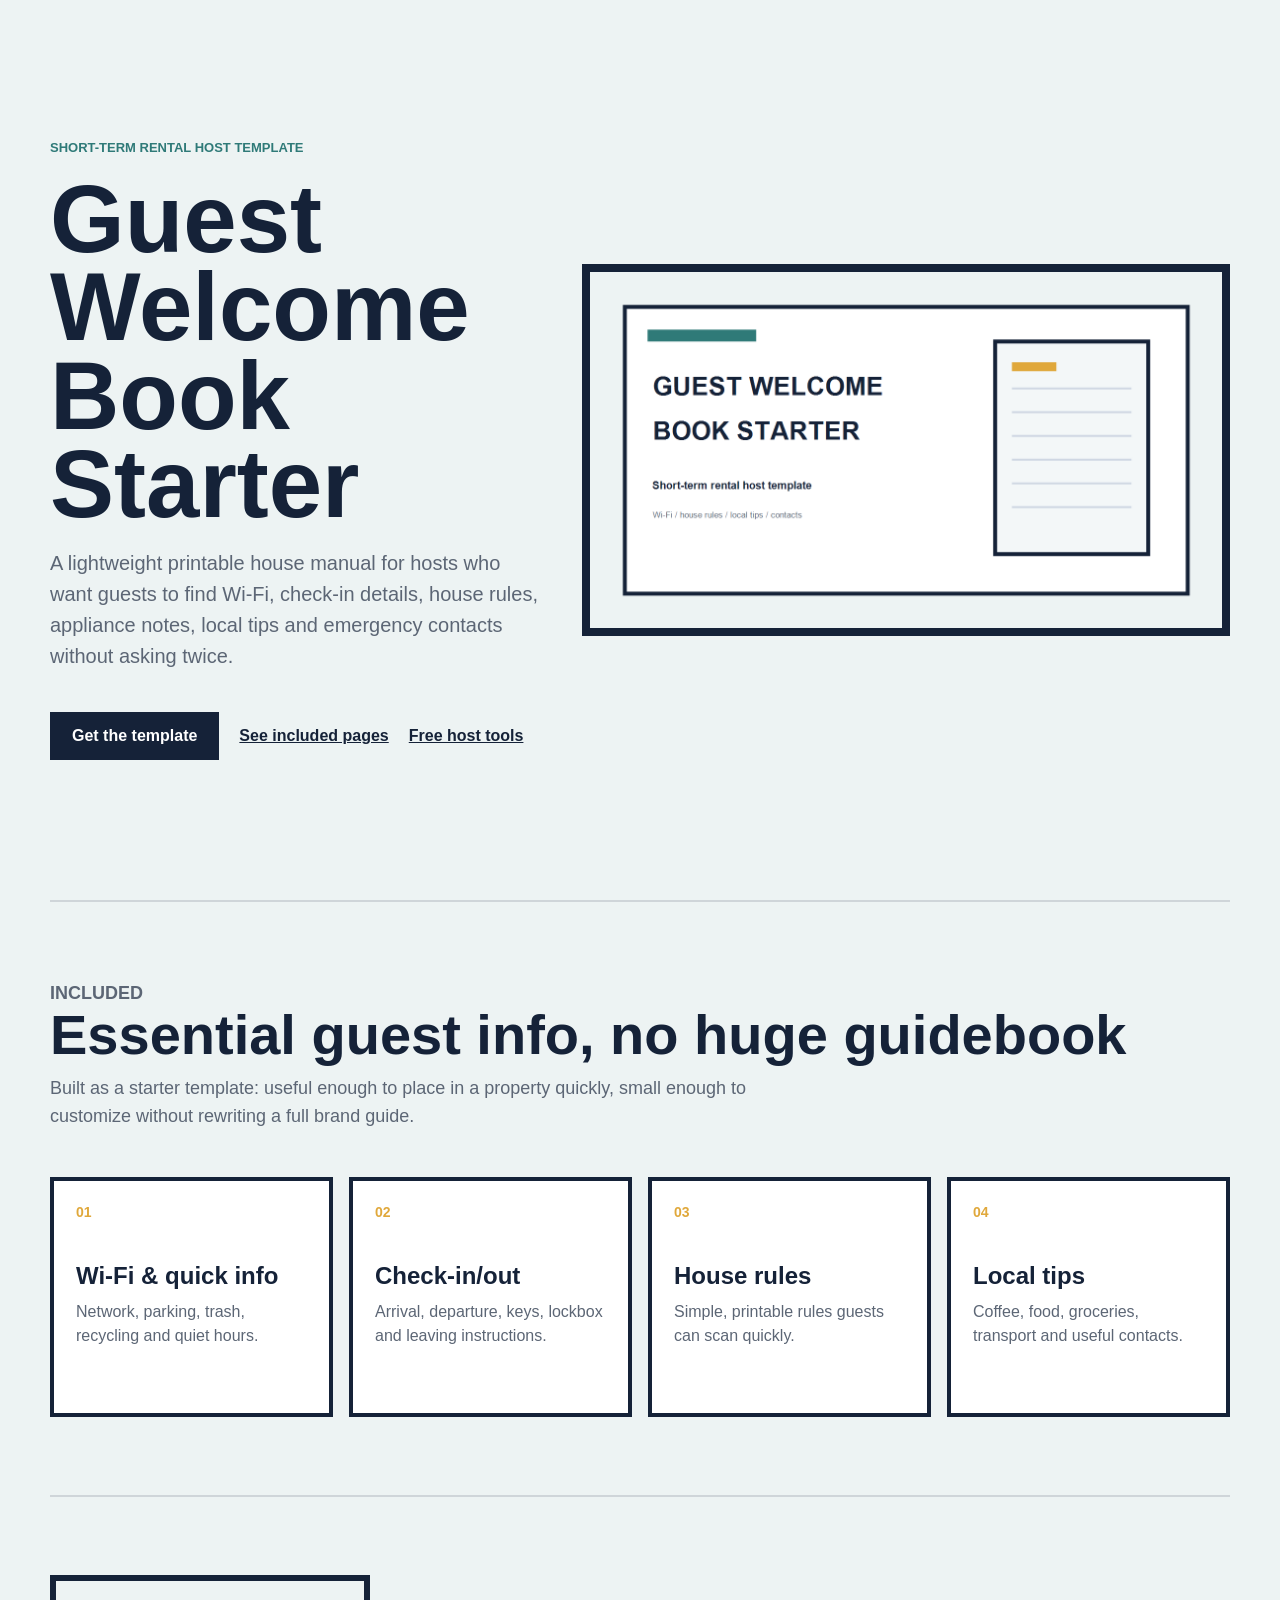
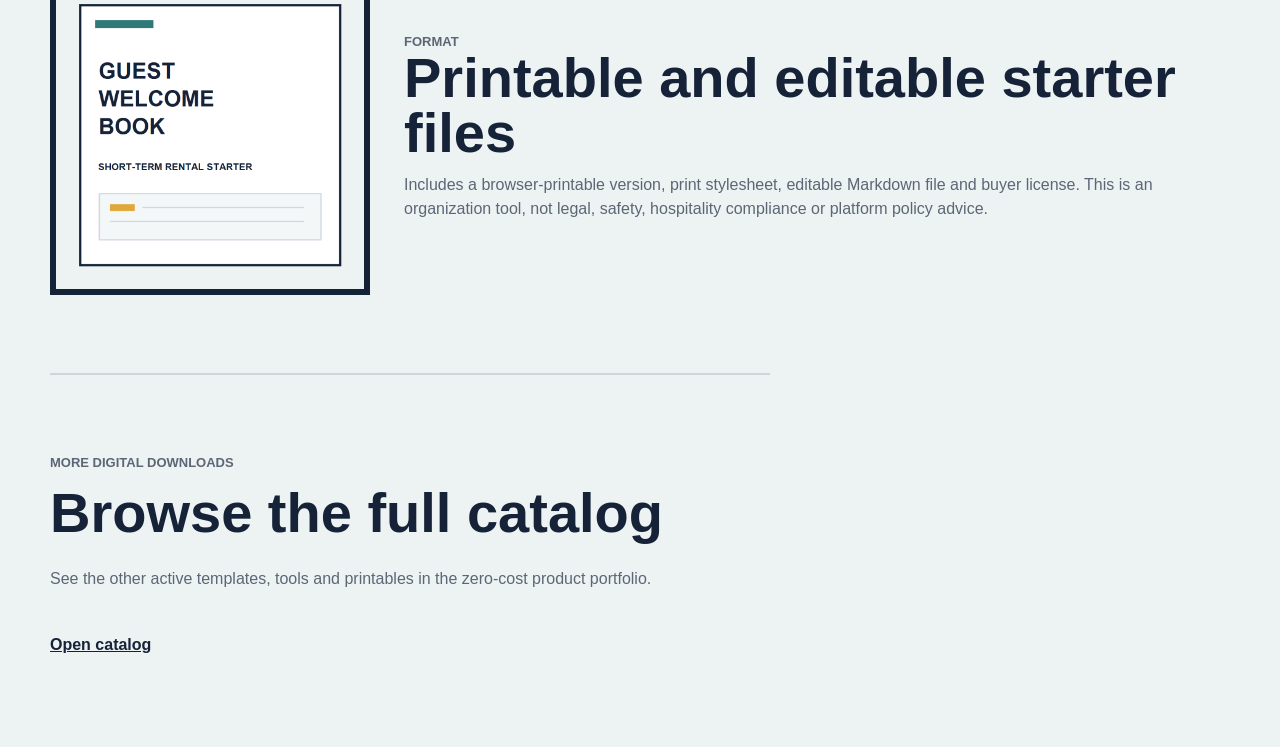
<file: index.html>
<!doctype html>
<html lang="en">
  <head>
    <meta charset="utf-8" />
    <meta name="viewport" content="width=device-width, initial-scale=1" />
    <title>Guest Welcome Book Starter</title>
    <meta
      name="description"
      content="A printable starter welcome book for short-term rental hosts who want to reduce repeated guest questions."
    />
    <meta property="og:title" content="Guest Welcome Book Starter" />
    <meta property="og:description" content="A printable starter welcome book for short-term rental hosts who want to reduce repeated guest questions." />
    <meta property="og:type" content="website" />
    <meta property="og:url" content="https://bartuff.github.io/guest-welcome-book-starter/" />
    <meta property="og:image" content="https://bartuff.github.io/guest-welcome-book-starter/assets/cover-guest-welcome-book.png" />
    <meta name="twitter:card" content="summary_large_image" />
    <meta name="twitter:title" content="Guest Welcome Book Starter" />
    <meta name="twitter:description" content="A lightweight printable house manual for short-term rental hosts." />
    <meta name="twitter:image" content="https://bartuff.github.io/guest-welcome-book-starter/assets/cover-guest-welcome-book.png" />
    <link rel="stylesheet" href="styles.css" />
  </head>
  <body>
    <main>
      <section class="hero">
        <div class="copy">
          <p class="eyebrow">Short-term rental host template</p>
          <h1>Guest Welcome Book Starter</h1>
          <p class="lead">
            A lightweight printable house manual for hosts who want guests to find Wi-Fi,
            check-in details, house rules, appliance notes, local tips and emergency contacts without asking twice.
          </p>
          <div class="actions">
            <a class="button" href="https://bartuffy.gumroad.com/l/guest-welcome-book-starter?utm_source=github_pages&utm_medium=guest_book_landing&utm_campaign=guest_welcome_book_starter" rel="noopener">
              Get the template
            </a>
            <a class="text-link" href="#included">See included pages</a>
            <a class="text-link" href="free-airbnb-host-tools.html">Free host tools</a>
          </div>
        </div>
        <img class="cover" src="assets/cover-guest-welcome-book.png" alt="Guest Welcome Book cover" />
      </section>

      <section id="included" class="details">
        <div>
          <p class="eyebrow">Included</p>
          <h2>Essential guest info, no huge guidebook</h2>
          <p>
            Built as a starter template: useful enough to place in a property quickly,
            small enough to customize without rewriting a full brand guide.
          </p>
        </div>
        <div class="grid">
          <article>
            <span>01</span>
            <strong>Wi-Fi & quick info</strong>
            <p>Network, parking, trash, recycling and quiet hours.</p>
          </article>
          <article>
            <span>02</span>
            <strong>Check-in/out</strong>
            <p>Arrival, departure, keys, lockbox and leaving instructions.</p>
          </article>
          <article>
            <span>03</span>
            <strong>House rules</strong>
            <p>Simple, printable rules guests can scan quickly.</p>
          </article>
          <article>
            <span>04</span>
            <strong>Local tips</strong>
            <p>Coffee, food, groceries, transport and useful contacts.</p>
          </article>
        </div>
      </section>

      <section class="note">
        <img src="assets/thumbnail-guest-welcome-book.png" alt="Guest Welcome Book thumbnail" />
        <div>
          <p class="eyebrow">Format</p>
          <h2>Printable and editable starter files</h2>
          <p>
            Includes a browser-printable version, print stylesheet, editable Markdown file and buyer license.
            This is an organization tool, not legal, safety, hospitality compliance or platform policy advice.
          </p>
        </div>
      </section>

      <section class="catalog">
        <p class="eyebrow">More digital downloads</p>
        <h2>Browse the full catalog</h2>
        <p>See the other active templates, tools and printables in the zero-cost product portfolio.</p>
        <a class="text-link" href="https://bartuff.github.io/digital-downloads-hub/?utm_source=guest_book_landing&utm_medium=footer&utm_campaign=portfolio_hub" rel="noopener">
          Open catalog
        </a>
      </section>
    </main>
  </body>
</html>
</file>
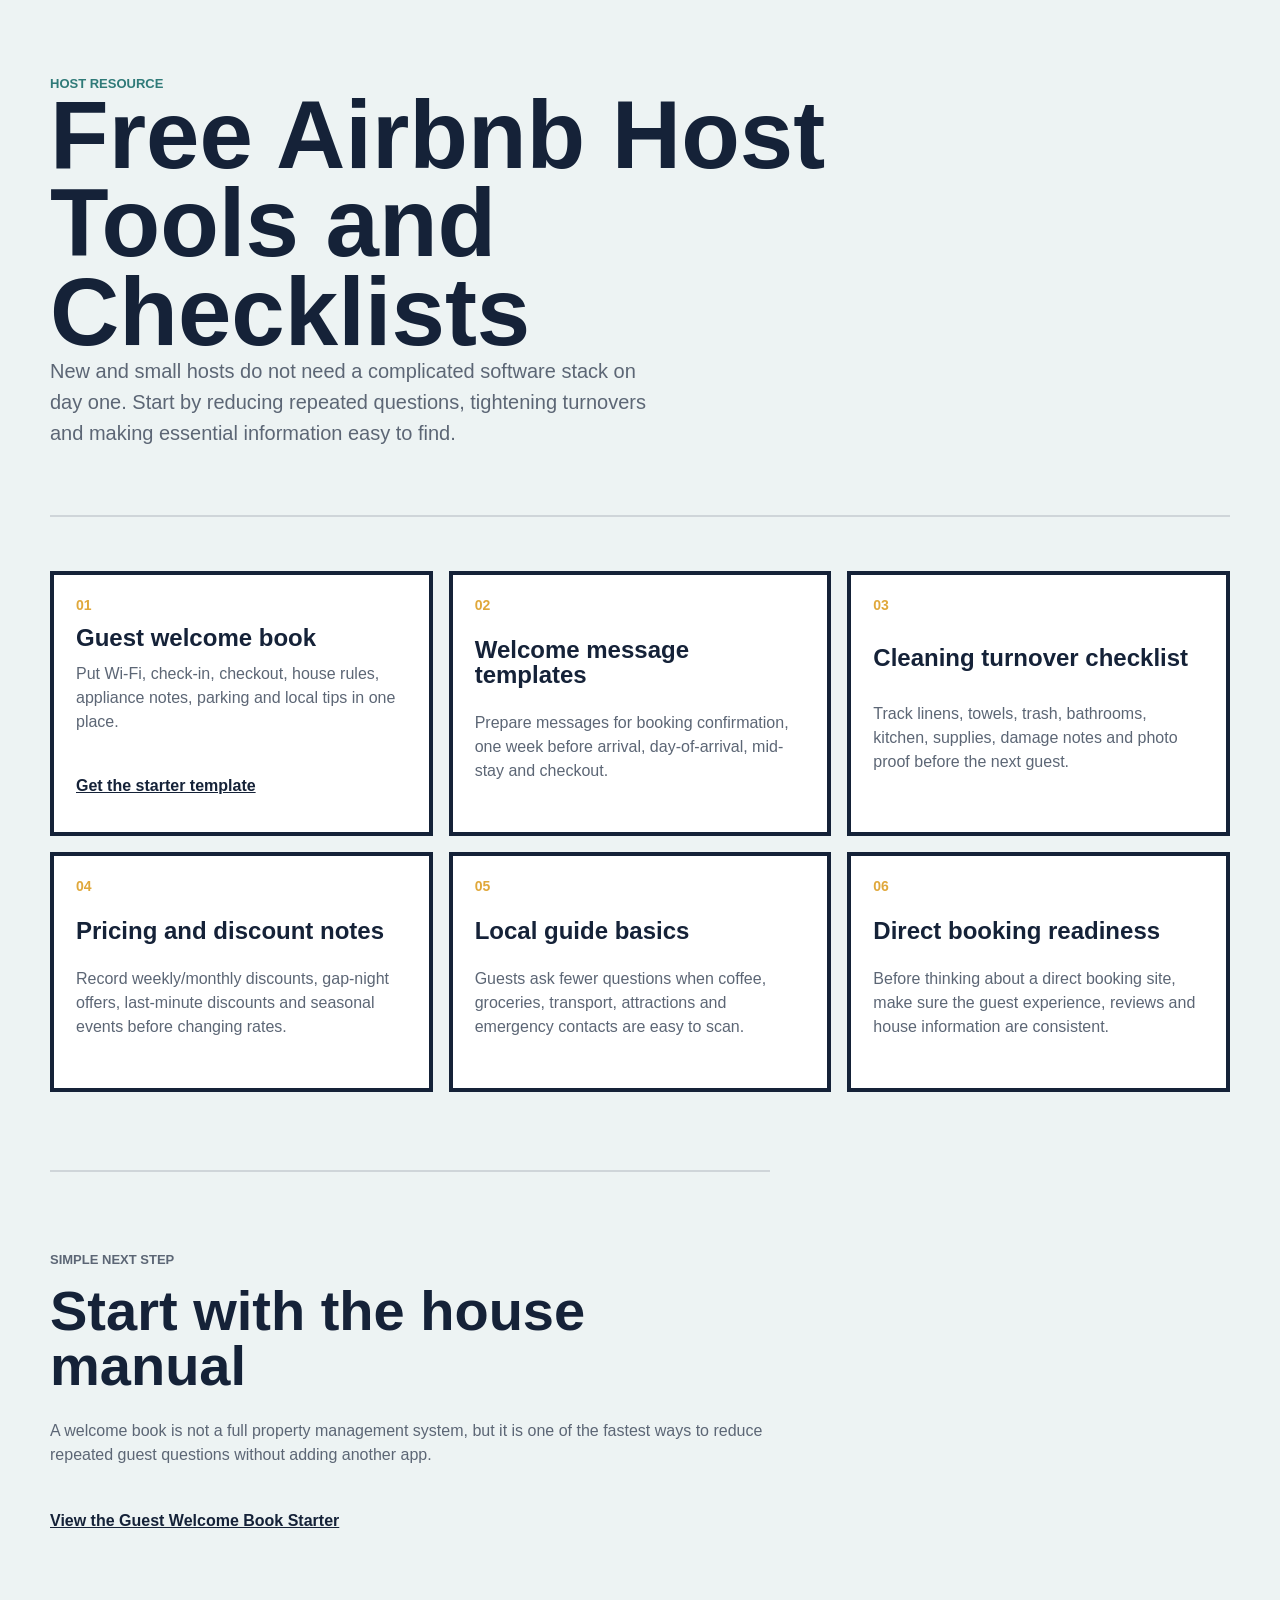
<file: free-airbnb-host-tools.html>
<!doctype html>
<html lang="en">
  <head>
    <meta charset="utf-8" />
    <meta name="viewport" content="width=device-width, initial-scale=1" />
    <title>Free Airbnb Host Tools and Checklists</title>
    <meta
      name="description"
      content="A practical list of free tools and checklists for short-term rental hosts: guest guidebook, welcome messages, cleaning turnover, pricing and house manual basics."
    />
    <meta property="og:title" content="Free Airbnb Host Tools and Checklists" />
    <meta property="og:description" content="A practical resource page for short-term rental hosts who want fewer repeated guest questions and smoother turnovers." />
    <meta property="og:type" content="article" />
    <meta property="og:url" content="https://bartuff.github.io/guest-welcome-book-starter/free-airbnb-host-tools.html" />
    <meta property="og:image" content="https://bartuff.github.io/guest-welcome-book-starter/assets/cover-guest-welcome-book.png" />
    <meta name="twitter:card" content="summary_large_image" />
    <meta name="twitter:title" content="Free Airbnb Host Tools and Checklists" />
    <meta name="twitter:description" content="Guest guidebook, welcome messages, cleaning turnover and house manual basics for hosts." />
    <meta name="twitter:image" content="https://bartuff.github.io/guest-welcome-book-starter/assets/cover-guest-welcome-book.png" />
    <link rel="stylesheet" href="styles.css" />
  </head>
  <body>
    <main>
      <section class="article-hero">
        <p class="eyebrow">Host resource</p>
        <h1>Free Airbnb Host Tools and Checklists</h1>
        <p class="lead">
          New and small hosts do not need a complicated software stack on day one.
          Start by reducing repeated questions, tightening turnovers and making essential information easy to find.
        </p>
      </section>

      <section class="resource-stack">
        <article>
          <span>01</span>
          <strong>Guest welcome book</strong>
          <p>Put Wi-Fi, check-in, checkout, house rules, appliance notes, parking and local tips in one place.</p>
          <a class="text-link" href="https://bartuffy.gumroad.com/l/guest-welcome-book-starter?utm_source=host_tools&utm_medium=resource_page&utm_campaign=guest_welcome_book" rel="noopener">Get the starter template</a>
        </article>

        <article>
          <span>02</span>
          <strong>Welcome message templates</strong>
          <p>Prepare messages for booking confirmation, one week before arrival, day-of-arrival, mid-stay and checkout.</p>
        </article>

        <article>
          <span>03</span>
          <strong>Cleaning turnover checklist</strong>
          <p>Track linens, towels, trash, bathrooms, kitchen, supplies, damage notes and photo proof before the next guest.</p>
        </article>

        <article>
          <span>04</span>
          <strong>Pricing and discount notes</strong>
          <p>Record weekly/monthly discounts, gap-night offers, last-minute discounts and seasonal events before changing rates.</p>
        </article>

        <article>
          <span>05</span>
          <strong>Local guide basics</strong>
          <p>Guests ask fewer questions when coffee, groceries, transport, attractions and emergency contacts are easy to scan.</p>
        </article>

        <article>
          <span>06</span>
          <strong>Direct booking readiness</strong>
          <p>Before thinking about a direct booking site, make sure the guest experience, reviews and house information are consistent.</p>
        </article>
      </section>

      <section class="catalog">
        <p class="eyebrow">Simple next step</p>
        <h2>Start with the house manual</h2>
        <p>
          A welcome book is not a full property management system, but it is one of the fastest ways
          to reduce repeated guest questions without adding another app.
        </p>
        <a class="text-link" href="https://bartuffy.gumroad.com/l/guest-welcome-book-starter?utm_source=host_tools&utm_medium=footer&utm_campaign=guest_welcome_book" rel="noopener">
          View the Guest Welcome Book Starter
        </a>
      </section>
    </main>
  </body>
</html>
</file>
<file: styles.css>
:root {
  --ink: #152238;
  --muted: #5c6675;
  --paper: #edf3f3;
  --panel: #ffffff;
  --line: #152238;
  --accent: #2f7a78;
  --gold: #e0a83b;
  font-family: Arial, Helvetica, sans-serif;
}

* {
  box-sizing: border-box;
}

html {
  scroll-behavior: smooth;
}

body {
  margin: 0;
  color: var(--ink);
  background: var(--paper);
}

main {
  width: min(1180px, calc(100% - 32px));
  margin: 0 auto;
}

.hero {
  display: grid;
  grid-template-columns: minmax(0, 0.86fr) minmax(360px, 1.14fr);
  gap: 44px;
  align-items: center;
  min-height: 100vh;
  padding: 48px 0;
}

.copy {
  display: grid;
  gap: 20px;
}

.eyebrow {
  margin: 0;
  color: var(--accent);
  font-size: 13px;
  font-weight: 800;
  letter-spacing: 0;
  text-transform: uppercase;
}

h1,
h2,
p {
  margin-top: 0;
}

h1 {
  margin-bottom: 0;
  font-size: clamp(46px, 8vw, 96px);
  line-height: 0.92;
  letter-spacing: 0;
}

h2 {
  margin-bottom: 12px;
  font-size: clamp(32px, 5vw, 56px);
  line-height: 0.98;
  letter-spacing: 0;
}

.lead {
  max-width: 610px;
  color: var(--muted);
  font-size: 20px;
  line-height: 1.55;
}

.cover {
  width: 100%;
  border: 8px solid var(--line);
  background: var(--panel);
}

.actions {
  display: flex;
  align-items: center;
  gap: 20px;
  flex-wrap: wrap;
}

.button,
.text-link {
  min-height: 48px;
  display: inline-flex;
  align-items: center;
  font-weight: 800;
}

.button {
  justify-content: center;
  padding: 0 22px;
  background: var(--line);
  color: #ffffff;
  text-decoration: none;
}

.text-link {
  color: var(--line);
}

.details,
.note,
.catalog {
  padding: 78px 0;
  border-top: 2px solid rgba(21, 34, 56, 0.14);
}

.details {
  display: grid;
  gap: 28px;
}

.details > div:first-child p {
  max-width: 700px;
  color: var(--muted);
  font-size: 18px;
  line-height: 1.55;
}

.grid {
  display: grid;
  grid-template-columns: repeat(4, 1fr);
  gap: 16px;
}

article {
  min-height: 240px;
  padding: 22px;
  border: 4px solid var(--line);
  background: var(--panel);
}

article span {
  color: var(--gold);
  font-size: 14px;
  font-weight: 800;
}

article strong {
  display: block;
  margin: 42px 0 12px;
  font-size: 24px;
  line-height: 1.05;
}

article p,
.note p {
  color: var(--muted);
  line-height: 1.5;
}

.note {
  display: grid;
  grid-template-columns: 320px 1fr;
  gap: 34px;
  align-items: center;
}

.note img {
  width: 100%;
  border: 6px solid var(--line);
  background: var(--panel);
}

.catalog {
  display: grid;
  gap: 14px;
  max-width: 720px;
}

.catalog p {
  color: var(--muted);
  line-height: 1.5;
}

.article-hero {
  padding: 76px 0 46px;
}

.article-hero h1 {
  max-width: 920px;
}

.resource-stack {
  display: grid;
  grid-template-columns: repeat(3, minmax(0, 1fr));
  gap: 16px;
  padding: 54px 0 78px;
  border-top: 2px solid rgba(21, 34, 56, 0.14);
}

.resource-stack article {
  display: grid;
  gap: 12px;
}

.resource-stack article strong {
  margin: 0;
}

@media (max-width: 900px) {
  .hero,
  .note,
  .grid,
  .resource-stack {
    grid-template-columns: 1fr;
  }

  .hero {
    min-height: auto;
  }
}
</file>
